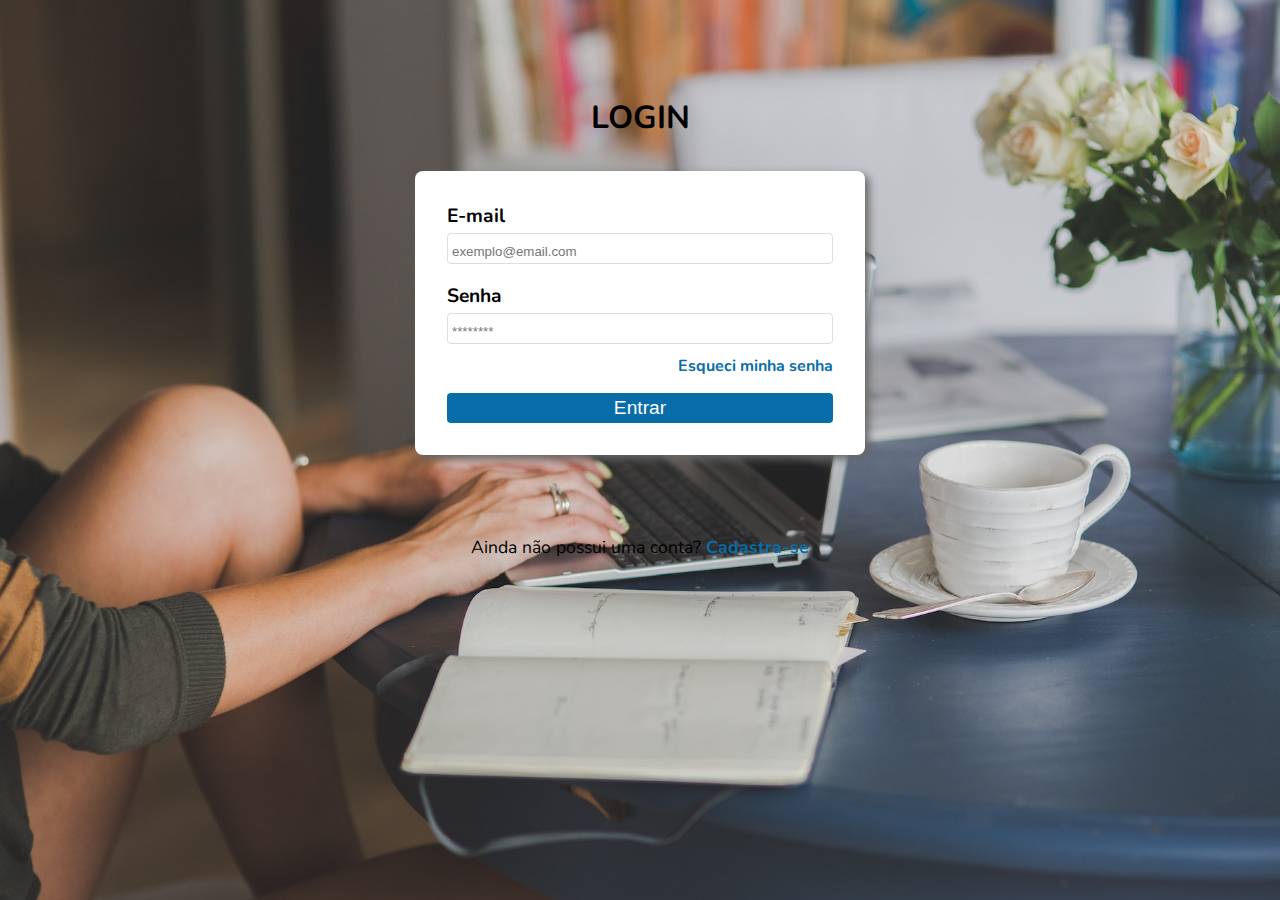
<file: index.html>
<!DOCTYPE html>
<html lang="pt-br">
<head>
    <meta charset="UTF-8">
    <meta http-equiv="X-UA-Compatible" content="IE=edge">
    <meta name="viewport" content="width=device-width, initial-scale=1.0">
    <link rel="stylesheet" href="style.css">
    <link rel="shortcut icon" href="imagens/favicon.ico" type="image/x-icon">
    <title>Login</title>
</head>
<body>
    <header>
        <h1>LOGIN</h1>
    </header>
    <main>
        <form action="fakepage.js" autocomplete="on">
            <div class="campos">
                <label for="email">E-mail</label>
                <input type="email" name="email" id="email" class="campos" required placeholder="exemplo@email.com" autocomplete="email">
            </div>
            <div class="campos">
                <label for="senha">Senha</label>
                <input type="password" name="senha" id="senha" class="campos" minlength="8" placeholder="********" autocomplete="current-password" required>
            </div>
            
            <p><a href="./reset-senha.html">Esqueci minha senha</a></p>
            <div class="container-btn">
                <input type="submit" name="login-button" value="Entrar"></input>
            </div>
        </form>
    </main>
    <footer>
        <p>Ainda não possui uma conta? <a href="cadastro.html">Cadastra-se</a></p>
    </footer>
</body>
</html>
</file>
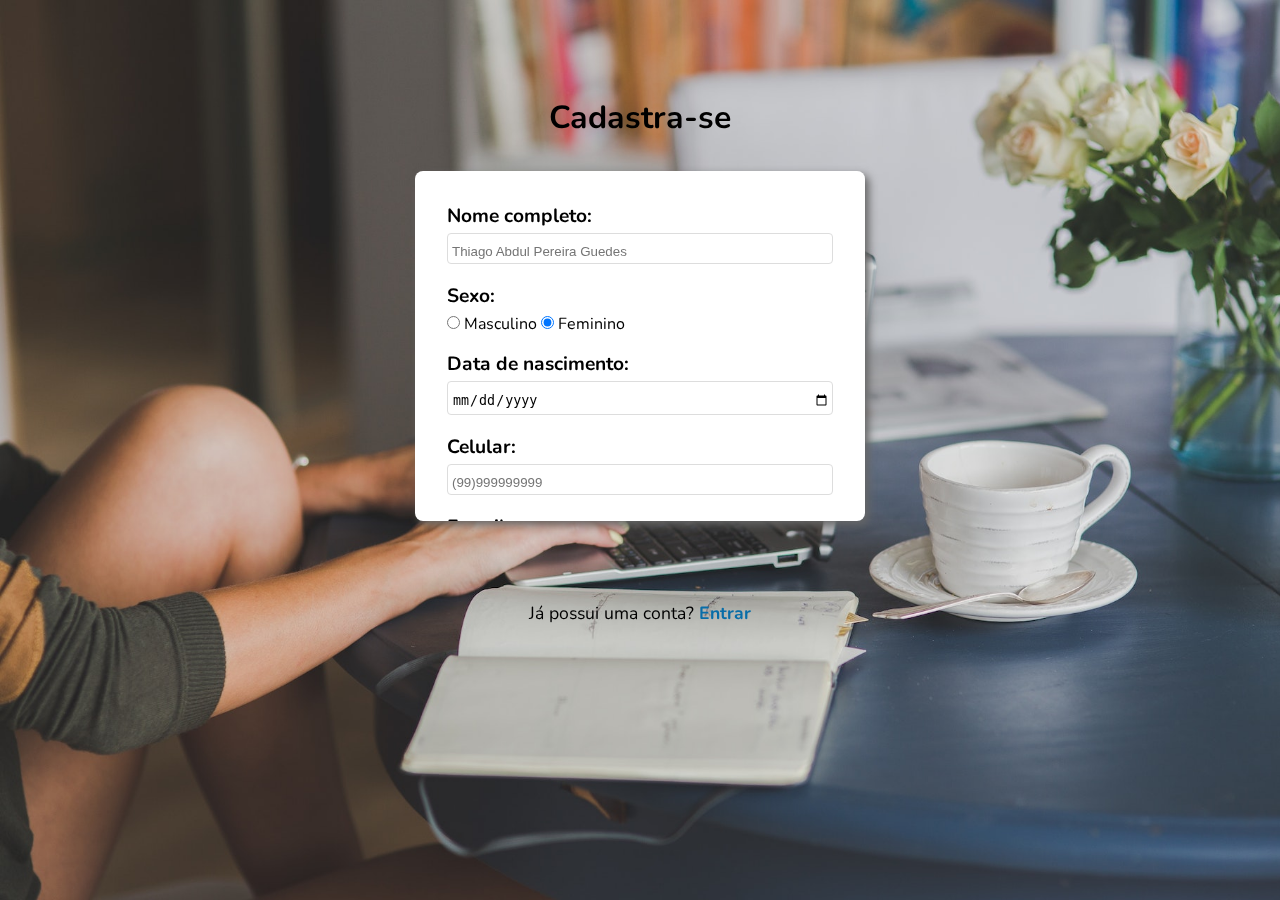
<file: cadastro.html>
<!DOCTYPE html>
<html lang="pt-br">
<head>
    <meta charset="UTF-8">
    <meta http-equiv="X-UA-Compatible" content="IE=edge">
    <meta name="viewport" content="width=device-width, initial-scale=1.0">
    <link rel="stylesheet" href="style.css">
    <link rel="shortcut icon" href="imagens/favicon.ico" type="image/x-icon">
    <title>Cadastra-se</title>
</head>
<body>
    <header>
        <h1>Cadastra-se</h1>
    </header>
    <main>
        <form id="form-cadastro">
            <fieldset>
                <div class="campos">
                    <label for="nome">Nome completo: </label>
                    <input type="text" name="nome" id="nome" required minlength="10" maxlength="40" placeholder="Thiago Abdul Pereira Guedes">
                </div>
                <div class="campos">
                    <label for="sexo">Sexo: </label>
                </div>
                <div class="sexo">
                    <input type="radio" name="sexo" id="M">
                    <label for="M">Masculino</label>
                    <input type="radio" name="sexo" id="F" checked required>
                    <label for="F">Feminino</label>
                </div>
                <div class="campos">
                    <label for="data-nascimento">Data de nascimento: </label>
                    <input type="date" name="data-nascimento" id="data-nascimento" required autocomplete="bday-day">
                </div>
                <div class="campos">
                    <label for="celular">Celular: </label>
                    <input type="tel" name="celular" id="celular" autocomplete="tel" placeholder="(99)999999999">
                </div>
                
                <div class="campos">
                    <label for="cad-email">E-mail</label>
                <input type="email" name="cad-email" id="cad-email" class="campos" required placeholder="exemplo@email.com" autocomplete="email">
                </div>

                <div class="campos">
                    <label for="cad-senha">Senha: </label>
                    <input type="password" name="cad-senha" id="cad-senha" required minlength="8"  onkeyup="verificarCriterios()">
                    <div id="criterios-senha">
                        <p id="vld-upper">Caracteres maiúsculos</p>
                        <p id="vld-lower">Caracteres minúsculos</p>
                        <p id="vld-numeric">Caracteres numéricos</p>
                        <p id="vld-special">Caracteres especiais</p>
                        <p id="vld-length">8 ou mais caracteres</p>
                    </div>
                </div>
                <div class="campos">
                    <label for="conf-senha">Confirme sua senha: </label>
                    <input type="password" name="conf-senha" id="conf-senha" onkeydown="enter(event)" required minlength="8">
                </div>
                <div class="container-btn">
                    <input type="button" onclick="cadastrar()" name="login-button" value="Cadastrar"></input>
                </div>
            </fieldset>
        </form>
    </main>
    <footer>
        <p>Já possui uma conta? <a href="./index.html">Entrar</a></p>
    </footer>
    <script src="scripts/cadastro.js"></script>
</body>
</html>
</file>
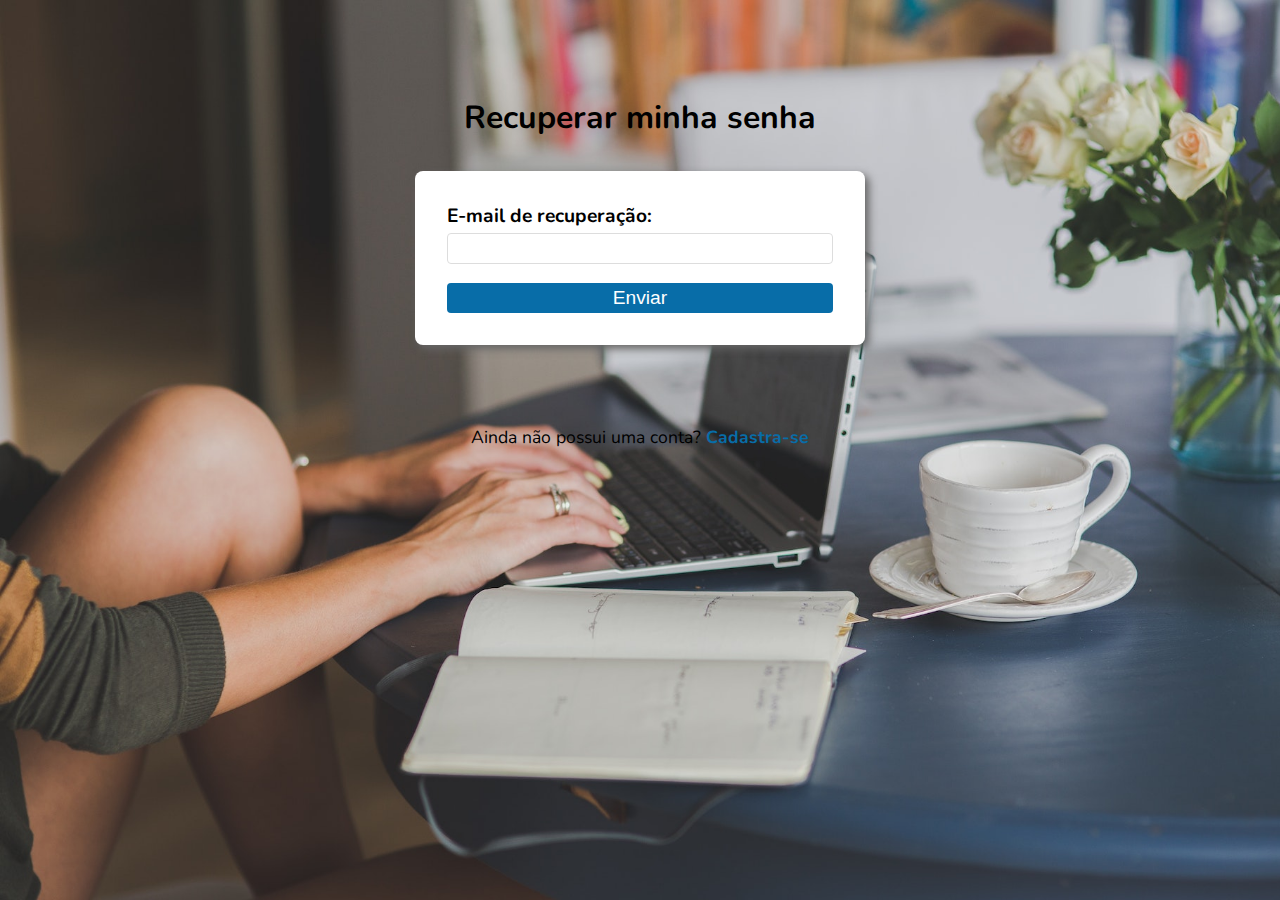
<file: reset-senha.html>
<!DOCTYPE html>
<html lang="pt-br">
<head>
    <meta charset="UTF-8">
    <meta http-equiv="X-UA-Compatible" content="IE=edge">
    <meta name="viewport" content="width=device-width, initial-scale=1.0">
    <link rel="stylesheet" href="style.css">
    <link rel="shortcut icon" href="imagens/favicon.ico" type="image/x-icon">
    <title>Recuperar minha senha</title>
</head>
<body>
    <header>
        <h1>Recuperar minha senha</h1>
    </header>
    <main>
        <form id="form-reset" autocomplete="on">
            <div class="campos">
                <label for="reset-email">E-mail de recuperação: </label>
                <input type="email" name="reset-email" id="reset-email" class="campos" onkeydown="enter(event)" required> 
            </div>
            <div class="container-btn">
            <input type="button" onclick="enviar()" name="login-button" value="Enviar"></input>
            </div>
        </form>
    </main>
    <footer>
        <p>Ainda não possui uma conta? <a href="./cadastro.html">Cadastra-se</a></p>
    </footer>
    <script src="scripts/reset-senha.js"></script>
</body>
</html>
</file>
<file: style.css>
@charset "UTF-8";

@import url('https://fonts.googleapis.com/css2?family=Nunito:ital,wght@0,400;0,500;0,700;1,300&display=swap');

:root {
    --main-color: #086da8;;
    --color2: #0384b8;
    --color3: #0290bb;
}

* {
    margin: 0;
    padding: 0;
    box-sizing: border-box;
}

html, body {
    font-family: 'Nunito', Arial, Helvetica, sans-serif;
    background: #aaa url(imagens/fundo.jpg);
    background-attachment: fixed;
    background-size: cover;
    padding: 1rem;
    transition-duration: 1s ;
}

header {
    margin-top: 4rem;
    margin-bottom: 2rem;
    text-align: center;
}

main {
    overflow-y: auto;
    background-color: white;
    width: 450px;
    max-height: 350px;
    margin: auto;
    padding: 2rem;
    border-radius: 8px;
    box-shadow: 4px 4px 8px #666;
}

fieldset {
    border: none;
}

a {
    color: var(--main-color);
    text-decoration: none;
    font-weight: bold;
}

a:hover{
    color: var(--color2);
}

a:active {
    color: var(--color3);
}

.campos label, #msg-reset {
    display: block;
    font-weight: bold;
    margin-bottom: 4px;
    font-size: 1.2rem;
}

.campos input {
    display: block;
    padding: 10px 2px 4px 4px;
    width: 100%;
    border: 1px solid #ddd;
    outline: none;
    margin-bottom: 1.2rem;
    border-radius: 4px;
}

.campos input:hover {
    outline: 1px solid #ccc;
    
}

.campos input:focus {
    outline: 1px solid #777;
    
}

form p {
    margin-top: -0.5rem;
    text-align: right;
}

input[type=submit], input[type=button]{
    background-color: var(--main-color);
    padding: 4px;
    color: white;
    font-size: 1.2rem;
    width: 100%;
    cursor: pointer;
    border: none;
    border-radius: 4px;
}

input[type=submit]:hover, input[type=button]:hover {
    background-color: var(--color2);
    transition-duration: .5s;
}

input[type=submit]:active, input[type=button]:active {
    background-color: var(--color3);
    transition-duration: .1s;
}


label.lblsexo{
    font-size: 1em;
    width: none;
}

.sexo {
    margin-bottom: 1rem;
}

footer {
    font-size: 1.1rem;
    text-align: center;
    margin-top: 5rem;
}

.container-btn{
    margin-top: 1rem;
}

#criterios-senha p {
    font-style: italic;
    line-height: 26px;
}

#msg-erro{
    color: red;
    text-align: center;
    font-style: italic;
    margin-top: 1rem;
}

@media (max-width: 500px){
    header {
        margin-top: 2rem;
    }

    main{
        width: 380px;
        padding: 1.5rem;
    }
    footer {
        margin-bottom: 2rem;
    }
}


@media (max-width: 400px){

    html, body {
        padding: .5rem;
    }

    header{
        margin-top: 0;
        margin-bottom: 1rem;
    }

    h1 {
        font-size: 1.8rem;
    }

    main{
        width: 220px;
        padding: 1rem;
        height: 300px;
    }
    footer {
        margin-top: 1rem;
        margin-bottom: -1rem;
        font-size: 1rem;
    }
}

@media (max-height: 400px){

    header{
        margin-top: 0;
        margin-bottom: 1rem;
    }

    main{
        height: 300px;
    }

    footer {
        margin-top: 1rem;
        margin-bottom: -1rem;
    }
}
</file>
